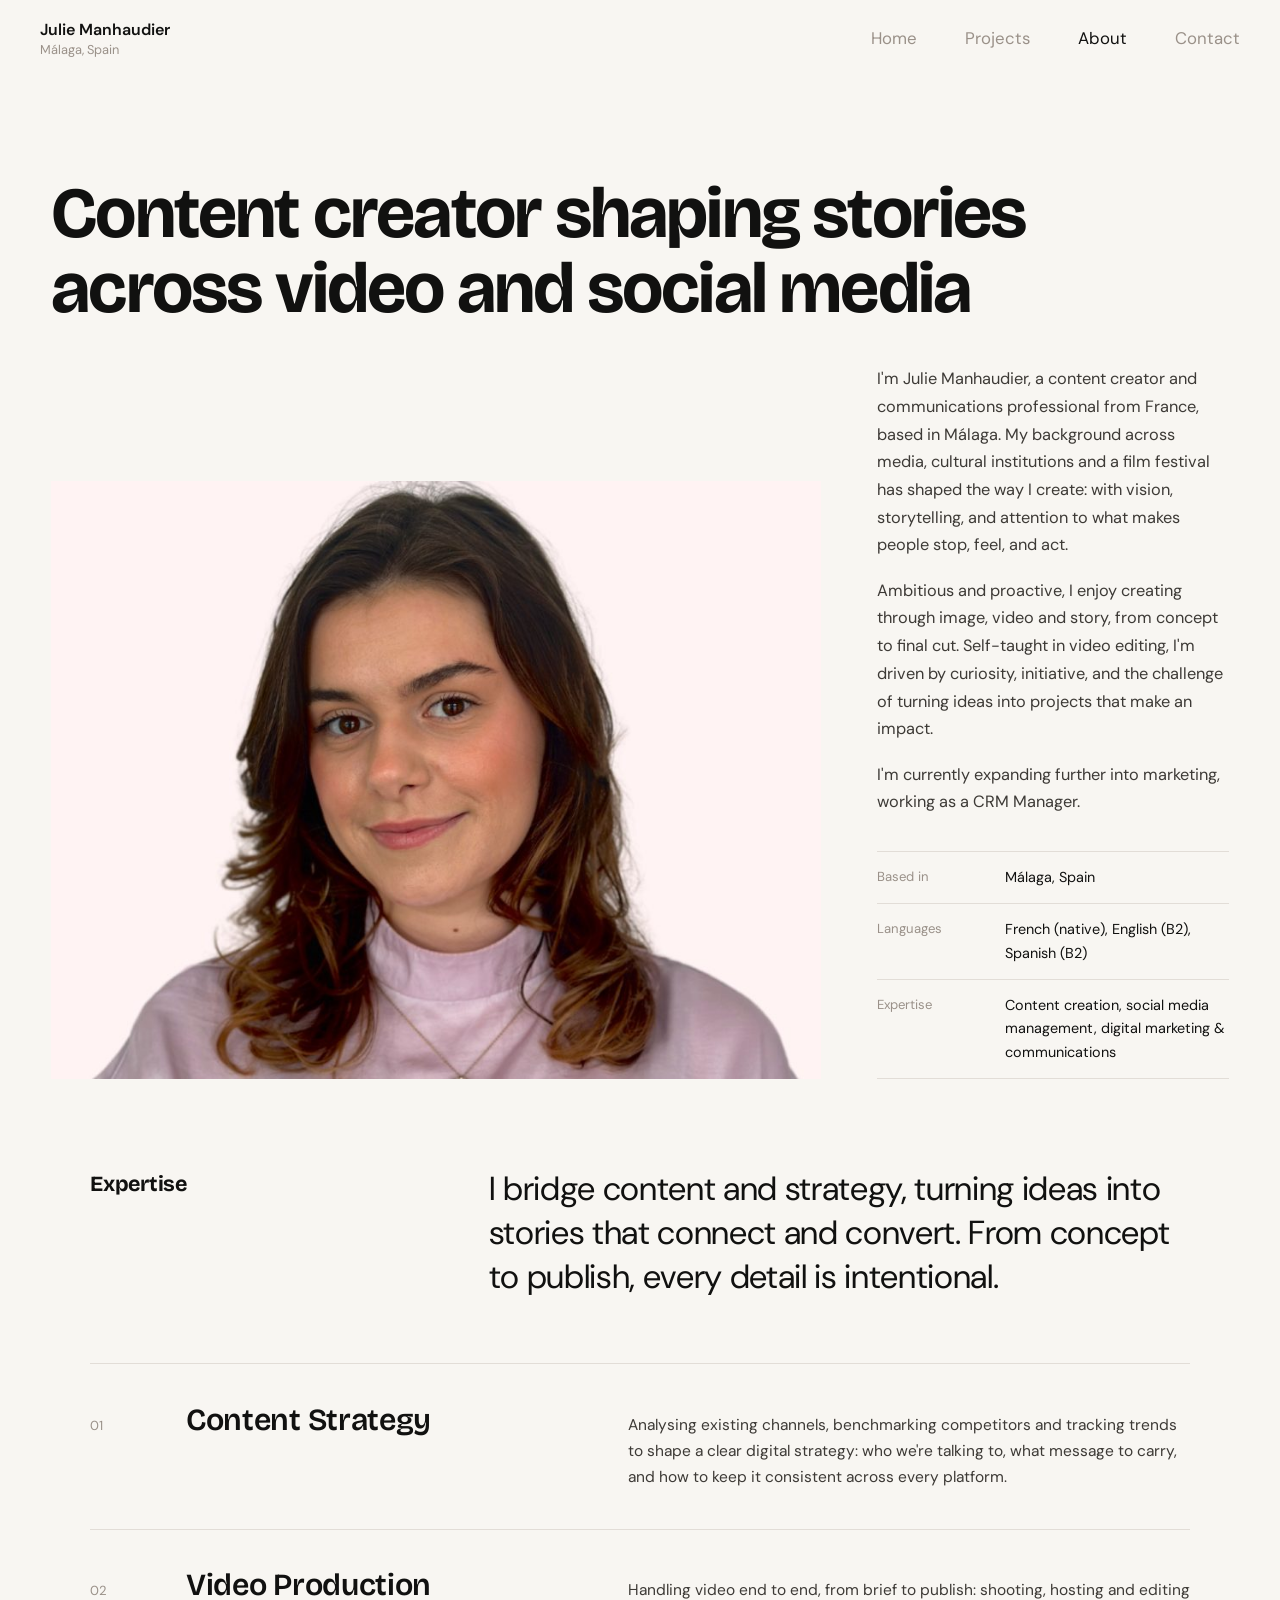
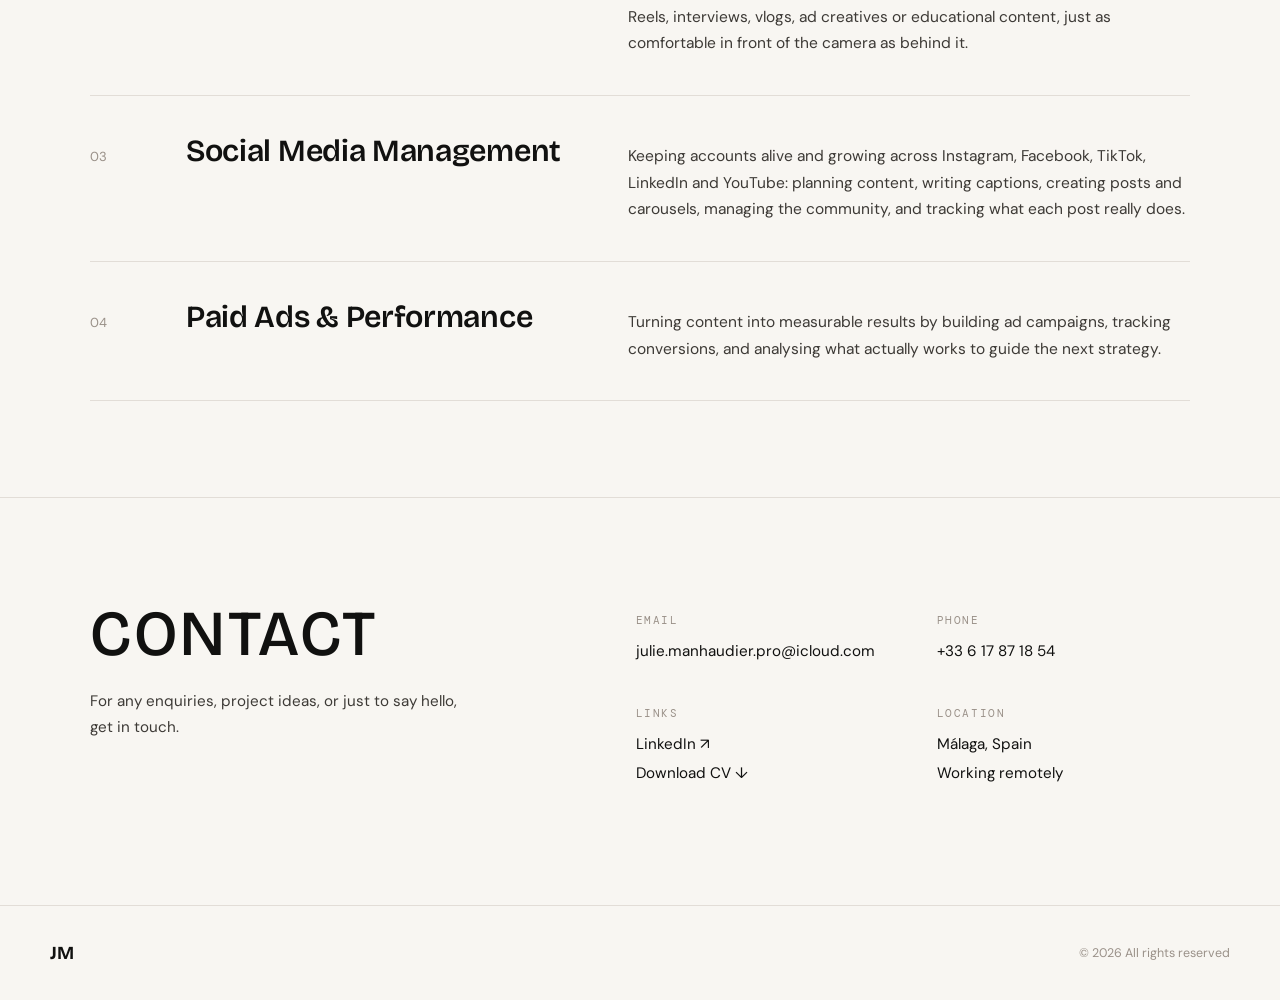
<file: about.html>
<!DOCTYPE html>
<html lang="en">
<head>
  <meta charset="UTF-8" />
  <meta name="viewport" content="width=device-width, initial-scale=1.0" />
  <title>About | Julie Manhaudier</title>
  <meta name="description" content="Julie Manhaudier — About." />
  <link rel="icon" href="Media/favicon.png" type="image/png" />
  <link rel="stylesheet" href="style.css" />
  <link rel="preconnect" href="https://fonts.googleapis.com" />
  <link rel="preconnect" href="https://fonts.gstatic.com" crossorigin />
  <link href="https://fonts.googleapis.com/css2?family=Playfair+Display:ital,wght@0,700;0,900;1,700&family=DM+Sans:ital,wght@0,300;0,400;0,500;0,600;1,400&family=DM+Mono:wght@400;500&family=Bricolage+Grotesque:opsz,wght@12..96,400..800&display=swap" rel="stylesheet" />
</head>
<body class="is-loading">

  <!-- ── CUSTOM CURSOR ── -->
  <div class="cursor-dot"></div>
  <div class="cursor-ring"></div>

  <!-- ── LOADER ── -->
  <div class="loader" id="loader">
    <div class="loader-inner">
      <p class="loader-name">Julie Manhaudier</p>
      <div class="loader-bar"><div class="loader-fill" id="loader-fill"></div></div>
    </div>
  </div>

  <!-- ── NAV ── -->
  <nav id="navbar">
    <a href="index.html" class="nav-logo">Julie Manhaudier<span class="nav-logo-location">Málaga, Spain</span></a>
    <ul class="nav-links" id="nav-links">
      <li><a href="index.html">Home</a></li>
      <li><a href="projects.html">Projects</a></li>
      <li><a href="about.html" class="active">About</a></li>
      <li><a href="#contact">Contact</a></li>
    </ul>
    <button class="burger" id="burger" aria-label="Menu">
      <span></span><span></span><span></span>
    </button>
    <!-- Compact pill — visible when scrolling down -->
    <div class="nav-pill">

      <ul class="pill-links">
        <li><a href="index.html">Home</a></li>
        <li><a href="projects.html">Projects</a></li>
        <li><a href="about.html" class="active">About</a></li>
        <li><a href="#contact">Contact</a></li>
      </ul>
    </div>
  </nav>


  <!-- ── ABOUT — editorial ── -->
  <section id="about" class="about-hero">
    <div class="container">
      <h1 class="about-headline reveal-up">Content creator shaping stories across video and social media</h1>
    </div>
  </section>

  <section class="about-feature">
    <div class="container">
      <div class="about-feature-grid">
        <div class="about-photo reveal-up">
          <img id="aboutPhoto" src="Media/1.jpg" alt="Julie Manhaudier" loading="lazy" decoding="async" />
        </div>
        <div class="about-bio reveal-up">
          <p>I'm Julie Manhaudier, a content creator and communications professional from France, based in Málaga. My background across media, cultural institutions and a film festival has shaped the way I create: with vision, storytelling, and attention to what makes people stop, feel, and act.</p>
          <p>Ambitious and proactive, I enjoy creating through image, video and story, from concept to final cut. Self-taught in video editing, I'm driven by curiosity, initiative, and the challenge of turning ideas into projects that make an impact.</p>
          <p>I'm currently expanding further into marketing, working as a CRM Manager.</p>
          <dl class="about-facts">
            <div><dt>Based in</dt><dd>Málaga, Spain</dd></div>
            <div><dt>Languages</dt><dd>French (native), English (B2), Spanish (B2)</dd></div>
            <div><dt>Expertise</dt><dd>Content creation, social media management, digital marketing &amp; communications</dd></div>
          </dl>
        </div>
      </div>
    </div>
  </section>

  <!-- ── EXPERTISE — editorial rows ── -->
  <section id="expertise" class="about-expertise">
    <div class="container">
      <div class="expertise-head reveal-up">
        <span class="about-eyebrow">Expertise</span>
        <p class="expertise-statement">I bridge content and strategy, turning ideas into stories that connect and convert. From concept to publish, every detail is intentional.</p>
      </div>
      <div class="expertise-rows">
        <div class="expertise-row reveal-up">
          <span class="expertise-num">01</span>
          <h3>Content Strategy</h3>
          <p>Analysing existing channels, benchmarking competitors and tracking trends to shape a clear digital strategy: who we're talking to, what message to carry, and how to keep it consistent across every platform.</p>
        </div>
        <div class="expertise-row reveal-up">
          <span class="expertise-num">02</span>
          <h3>Video Production</h3>
          <p>Handling video end to end, from brief to publish: shooting, hosting and editing Reels, interviews, vlogs, ad creatives or educational content, just as comfortable in front of the camera as behind it.</p>
        </div>
        <div class="expertise-row reveal-up">
          <span class="expertise-num">03</span>
          <h3>Social Media Management</h3>
          <p>Keeping accounts alive and growing across Instagram, Facebook, TikTok, LinkedIn and YouTube: planning content, writing captions, creating posts and carousels, managing the community, and tracking what each post really does.</p>
        </div>
        <div class="expertise-row reveal-up">
          <span class="expertise-num">04</span>
          <h3>Paid Ads &amp; Performance</h3>
          <p>Turning content into measurable results by building ad campaigns, tracking conversions, and analysing what actually works to guide the next strategy.</p>
        </div>
      </div>
    </div>
  </section>

  <!-- ── CONTACT ── -->
  <section id="contact" class="section-contact">
    <div class="container">
      <div class="contact-grid">
        <div class="contact-left">
          <h2 class="contact-title reveal-up">Contact</h2>
          <p class="contact-sub reveal-up">For any enquiries, project ideas, or just to say hello, get in touch.</p>
        </div>
        <div class="contact-info reveal-up">
          <div class="contact-block">
            <span class="contact-label">Email</span>
            <a href="mailto:julie.manhaudier.pro@icloud.com">julie.manhaudier.pro@icloud.com</a>
          </div>
          <div class="contact-block">
            <span class="contact-label">Phone</span>
            <a href="tel:+33617871854">+33 6 17 87 18 54</a>
          </div>
          <div class="contact-block">
            <span class="contact-label">Links</span>
            <a href="https://www.linkedin.com/in/juliemanhaudier" target="_blank" rel="noopener">LinkedIn ↗</a>
            <a href="resume_julie_manhaudier.pdf" download>Download CV ↓</a>
          </div>
          <div class="contact-block">
            <span class="contact-label">Location</span>
            <span>Málaga, Spain</span>
            <span>Working remotely</span>
          </div>
        </div>
      </div>
    </div>
  </section>

  <!-- ── FOOTER ── -->
  <footer>
    <div class="footer-inner">
      <span class="nav-logo">JM</span>
      <p>© 2026 All rights reserved</p>
    </div>
  </footer>

  <script src="script.js"></script>
  <script>
    /* ── About photo slideshow ── */
    (function () {
      var img = document.getElementById('aboutPhoto');
      if (!img) return;
      var shots = [
        'Media/1.jpg', 'Media/3.jpg', 'Media/6.jpg', 'Media/5.jpg'
      ];
      shots.forEach(function (s) { var p = new Image(); p.src = s; }); // preload
      var i = 0;
      setInterval(function () {
        i = (i + 1) % shots.length;
        img.style.opacity = '0';
        setTimeout(function () { img.src = shots[i]; img.style.opacity = '1'; }, 450);
      }, 3200);
    })();
  </script>
</body>
</html>
</file>
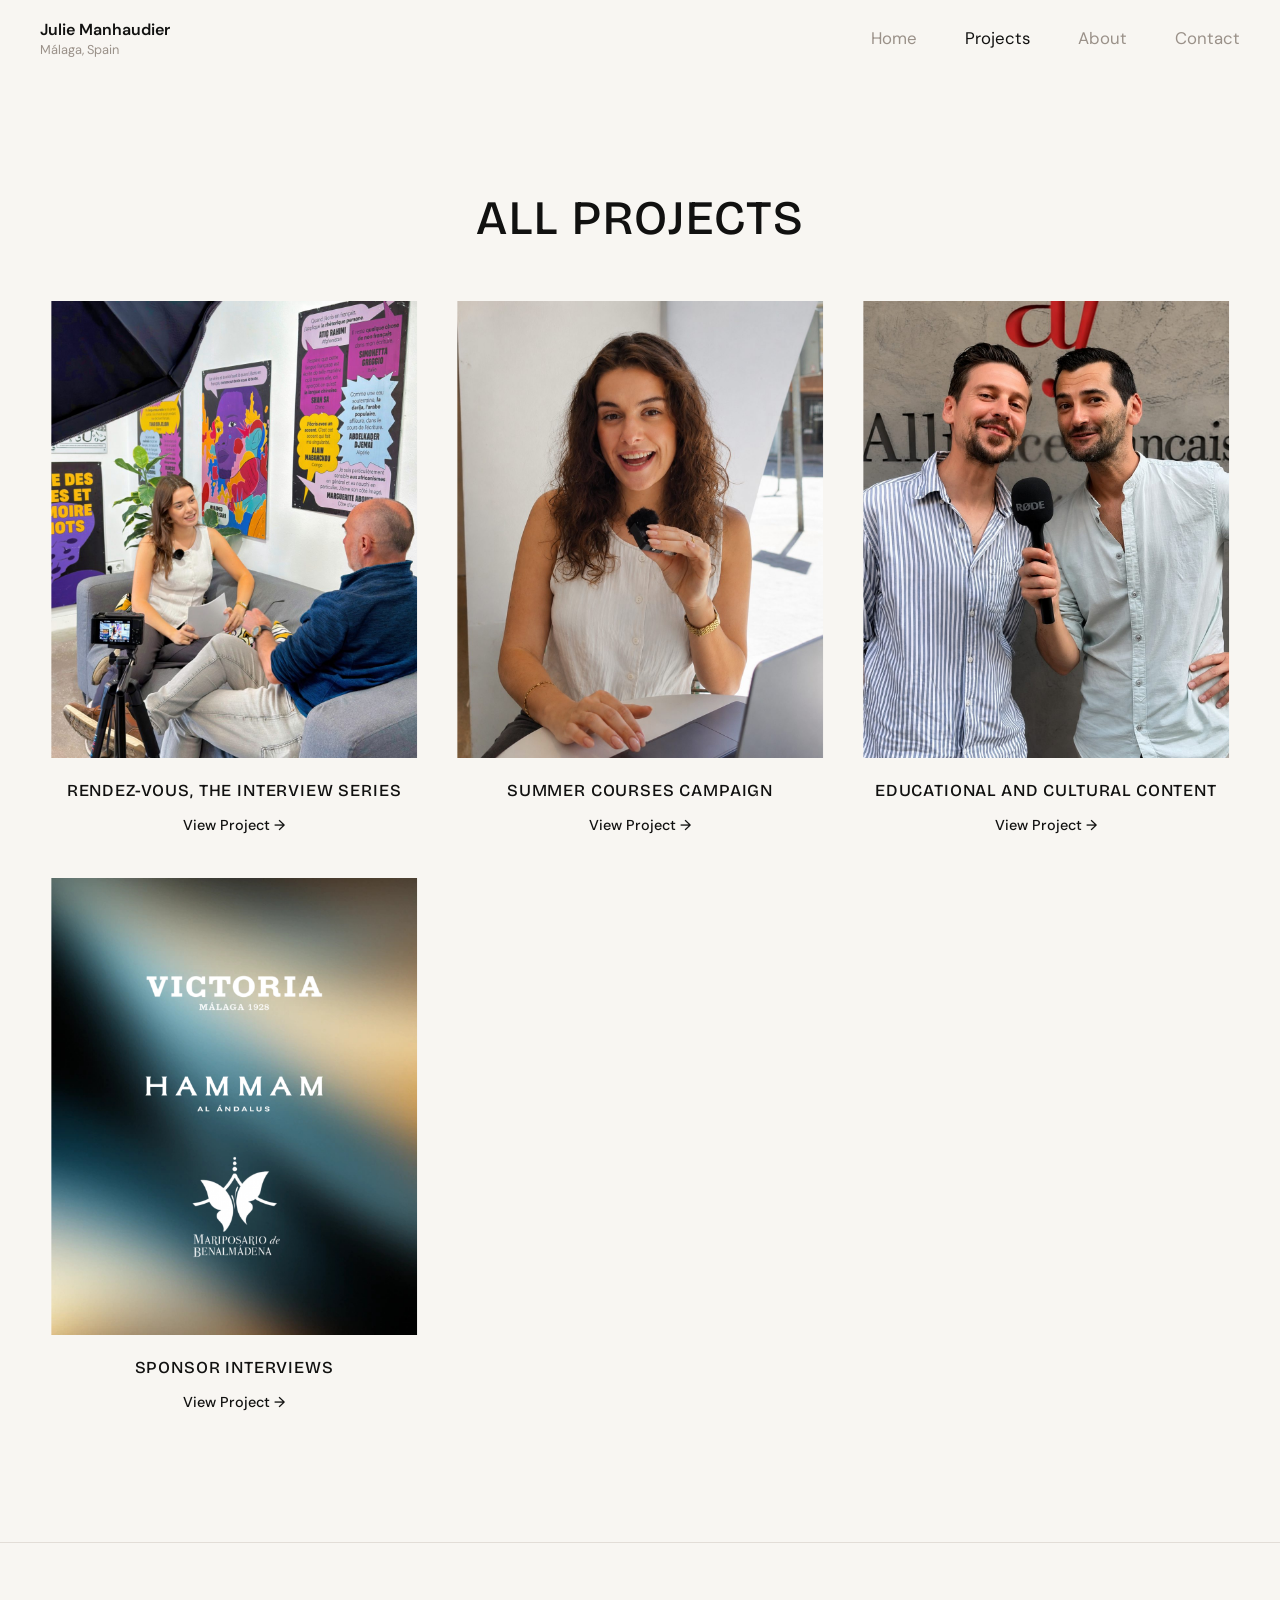
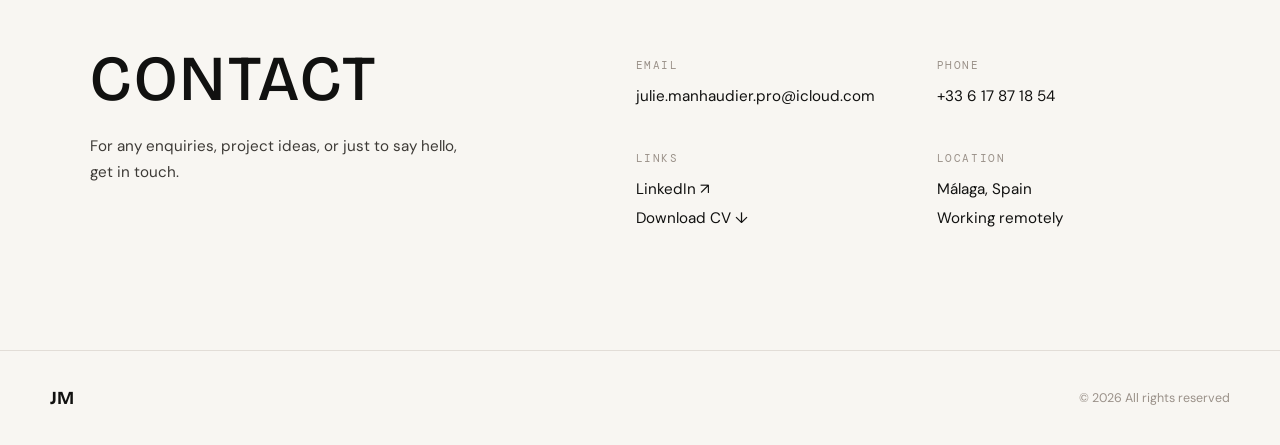
<file: projects.html>
<!DOCTYPE html>
<html lang="en">
<head>
  <meta charset="UTF-8" />
  <meta name="viewport" content="width=device-width, initial-scale=1.0" />
  <title>Projects | Julie Manhaudier</title>
  <meta name="description" content="Julie Manhaudier — All projects." />
  <link rel="icon" href="Media/favicon.png" type="image/png" />
  <link rel="stylesheet" href="style.css" />
  <link rel="preconnect" href="https://fonts.googleapis.com" />
  <link rel="preconnect" href="https://fonts.gstatic.com" crossorigin />
  <link href="https://fonts.googleapis.com/css2?family=Playfair+Display:ital,wght@0,700;0,900;1,700&family=DM+Sans:ital,wght@0,300;0,400;0,500;0,600;1,400&family=DM+Mono:wght@400;500&family=Bricolage+Grotesque:opsz,wght@12..96,400..800&display=swap" rel="stylesheet" />
</head>
<body class="is-loading">

  <!-- ── CUSTOM CURSOR ── -->
  <div class="cursor-dot"></div>
  <div class="cursor-ring"></div>

  <!-- ── LOADER ── -->
  <div class="loader" id="loader">
    <div class="loader-inner">
      <p class="loader-name">Julie Manhaudier</p>
      <div class="loader-bar"><div class="loader-fill" id="loader-fill"></div></div>
    </div>
  </div>

  <!-- ── NAV ── -->
  <nav id="navbar">
    <a href="index.html" class="nav-logo">Julie Manhaudier<span class="nav-logo-location">Málaga, Spain</span></a>
    <ul class="nav-links" id="nav-links">
      <li><a href="index.html">Home</a></li>
      <li><a href="projects.html" class="active">Projects</a></li>
      <li><a href="about.html">About</a></li>
      <li><a href="#contact">Contact</a></li>
    </ul>
    <button class="burger" id="burger" aria-label="Menu">
      <span></span><span></span><span></span>
    </button>
    <!-- Compact pill — visible when scrolling down -->
    <div class="nav-pill">

      <ul class="pill-links">
        <li><a href="index.html">Home</a></li>
        <li><a href="projects.html" class="active">Projects</a></li>
        <li><a href="about.html">About</a></li>
        <li><a href="#contact">Contact</a></li>
      </ul>
    </div>
  </nav>


  <!-- ── PROJECTS ── -->
  <section id="all-projects" class="section-light" style="padding-top: calc(4rem + 8rem);">
    <div class="container">
      <h2 class="featured-heading reveal-up">All Projects</h2>

      <div class="project-grid" id="allProjectGrid"></div>
    </div>
  </section>

  <!-- ── CONTACT ── -->
  <section id="contact" class="section-contact">
    <div class="container">
      <div class="contact-grid">
        <div class="contact-left">
          <h2 class="contact-title reveal-up">Contact</h2>
          <p class="contact-sub reveal-up">For any enquiries, project ideas, or just to say hello, get in touch.</p>
        </div>
        <div class="contact-info reveal-up">
          <div class="contact-block">
            <span class="contact-label">Email</span>
            <a href="mailto:julie.manhaudier.pro@icloud.com">julie.manhaudier.pro@icloud.com</a>
          </div>
          <div class="contact-block">
            <span class="contact-label">Phone</span>
            <a href="tel:+33617871854">+33 6 17 87 18 54</a>
          </div>
          <div class="contact-block">
            <span class="contact-label">Links</span>
            <a href="https://www.linkedin.com/in/juliemanhaudier" target="_blank" rel="noopener">LinkedIn ↗</a>
            <a href="resume_julie_manhaudier.pdf" download>Download CV ↓</a>
          </div>
          <div class="contact-block">
            <span class="contact-label">Location</span>
            <span>Málaga, Spain</span>
            <span>Working remotely</span>
          </div>
        </div>
      </div>
    </div>
  </section>

  <!-- ── FOOTER ── -->
  <footer>
    <div class="footer-inner">
      <span class="nav-logo">JM</span>
      <p>© 2026 All rights reserved</p>
    </div>
  </footer>

  <script src="projects-data.js?v=3"></script>
  <script>renderProjectCards('allProjectGrid', { featuredOnly: false });</script>
  <script src="script.js"></script>
</body>
</html>
</file>
<file: style.css>
/* ════════════════════════════════════════
   JULIE MANHAUDIER — PORTFOLIO CSS
   ════════════════════════════════════════ */

/* ── FONTS ── */
@font-face {
  font-family: 'Helvetica Compressed';
  src: url('Police/helvetica/helvetica-compressed-5871d14b6903a.otf') format('opentype');
  font-weight: normal;
  font-style: normal;
  font-display: swap;
}

/* ── TOKENS ── */
:root {
  --bg:        #F8F6F2;
  --bg-cream:  #F2EDE6;
  --ink:       #111110;
  --ink2:      #3D3A36;
  --muted:     #9A9189;
  --accent:    #111110;
  --accent2:   #3D3A36;
  --white:     #FFFFFF;
  --dark:      #111110;
  --border:    #E2DDD7;
  --serif:     'Playfair Display', Georgia, serif;
  --display:   'Bricolage Grotesque', 'Archivo', var(--sans);
  --sans:      'DM Sans', system-ui, sans-serif;
  --mono:      'DM Mono', monospace;
  --ease-out:  cubic-bezier(0.16, 1, 0.3, 1);
  --ease-in-out: cubic-bezier(0.83, 0, 0.17, 1);
}

/* ── RESET ── */
*, *::before, *::after { box-sizing: border-box; margin: 0; padding: 0; }
html { scroll-behavior: smooth; }
body {
  background: var(--bg);
  color: var(--ink);
  font-family: var(--sans);
  font-size: 16px;
  line-height: 1.65;
  -webkit-font-smoothing: antialiased;
  overflow-x: hidden;
}
body.is-loading { overflow: hidden; }
a { color: inherit; text-decoration: none; }
em { font-style: italic; color: var(--accent); }
strong { font-weight: 600; }

.container { max-width: 1180px; margin: 0 auto; padding: 0 2.5rem; }

/* ── NOISE TEXTURE ── */
.noise {
  position: absolute; inset: 0;
  background-image: url("data:image/svg+xml,%3Csvg viewBox='0 0 256 256' xmlns='http://www.w3.org/2000/svg'%3E%3Cfilter id='noise'%3E%3CfeTurbulence type='fractalNoise' baseFrequency='0.9' numOctaves='4' stitchTiles='stitch'/%3E%3C/filter%3E%3Crect width='100%25' height='100%25' filter='url(%23noise)' opacity='0.04'/%3E%3C/svg%3E");
  pointer-events: none;
  z-index: 1;
  opacity: 0.5;
}

/* ════════════════════════
   LOADER
════════════════════════ */
.loader {
  position: fixed; inset: 0;
  background: var(--ink);
  display: flex; align-items: center; justify-content: center;
  z-index: 10000;
  transition: opacity .6s var(--ease-out), visibility .6s;
}
.loader.hidden { opacity: 0; visibility: hidden; }

.loader-inner { text-align: center; }
.loader-name {
  font-family: var(--serif);
  font-size: clamp(1.4rem, 3vw, 2rem);
  color: var(--white);
  margin-bottom: 1.5rem;
  letter-spacing: 0.04em;
}
.loader-bar {
  width: 200px; height: 2px;
  background: rgba(255,255,255,0.15);
  border-radius: 999px;
  overflow: hidden;
  margin: 0 auto;
}
.loader-fill {
  height: 100%;
  background: var(--white);
  width: 0%;
  transition: width .05s linear;
  border-radius: 999px;
}

/* ════════════════════════
   NAV
════════════════════════ */
#navbar {
  position: fixed; top: 0; left: 0; right: 0; z-index: 100;
  display: flex; align-items: center; justify-content: space-between;
  padding: 1.2rem 2.5rem;
  transition:
    background .5s var(--ease-out),
    border-color .5s,
    padding .5s var(--ease-out);
  border-bottom: 1px solid transparent;
}
#navbar.scrolled {
  background: rgba(248,246,242,0.0);
  border-bottom-color: transparent;
}

/* ── PILL — appears when scrolling down ── */
.nav-pill {
  position: absolute;
  left: 50%; top: 50%;
  transform: translate(-50%, -50%) scale(0.85);
  display: flex; align-items: center; gap: 0;
  background: rgba(20,20,20,0.82);
  backdrop-filter: blur(18px);
  border-radius: 999px;
  padding: 0.6rem 1.4rem;
  opacity: 0;
  pointer-events: none;
  white-space: nowrap;
  transition:
    opacity .45s var(--ease-out),
    transform .45s var(--ease-out);
  border: 1px solid rgba(255,255,255,0.08);
}
#navbar.compact .nav-pill {
  opacity: 1;
  pointer-events: auto;
  transform: translate(-50%, -50%) scale(1);
}
.nav-pill .pill-logo {
  font-family: var(--serif);
  font-size: 0.95rem; font-weight: 700;
  color: rgba(255,255,255,0.92);
  letter-spacing: -0.01em;
  padding-right: 1.1rem;
  margin-right: 1.1rem;
  border-right: 1px solid rgba(255,255,255,0.18);
}
.nav-pill .pill-links {
  display: flex; gap: 1.4rem; list-style: none; align-items: center;
}
.nav-pill .pill-links a {
  font-size: 0.82rem; font-weight: 500;
  color: rgba(255,255,255,0.75);
  transition: color .2s;
}
.nav-pill .pill-links a:hover { color: #fff; }
.nav-pill .pill-links .nav-cta {
  padding: 0.3rem 0.85rem !important;
  background: rgba(255,255,255,0.12) !important;
  color: rgba(255,255,255,0.92) !important;
  font-size: 0.82rem;
}
.nav-pill .pill-links .nav-cta:hover { background: var(--accent) !important; color: #fff !important; }

/* Normal logo & links fade out when compact */
.nav-logo {
  font-family: var(--serif);
  font-size: 1.15rem; font-weight: 900;
  color: var(--ink); letter-spacing: -0.02em;
  transition: opacity .4s var(--ease-out);
}
/* Navbar logo — name + location, Max Pratt style */
#navbar .nav-logo {
  font-family: var(--sans);
  font-size: 1rem;
  font-weight: 600;
  letter-spacing: 0;
  line-height: 1.35;
}
.nav-logo-location {
  display: block;
  font-size: .8rem;
  font-weight: 400;
  color: var(--muted);
}
#navbar.compact .nav-logo,
#navbar.compact .nav-links,
#navbar.compact .burger {
  opacity: 0;
  pointer-events: none;
}
.nav-links { display: flex; gap: 3rem; list-style: none; align-items: center; transition: gap .5s var(--ease-out); }
.nav-links a {
  font-family: var(--sans);
  font-size: 1.05rem; font-weight: 400;
  letter-spacing: 0;
  color: var(--muted);
  transition: color .25s;
}
.nav-links a:hover { color: var(--ink); }
.nav-links a.active { color: var(--ink); }

.burger { display: none; flex-direction: column; gap: 5px; background: none; border: none; padding: 4px; z-index: 110; }
.burger span { display: block; width: 22px; height: 2px; background: var(--ink); border-radius: 2px; transition: .3s; }
.burger.open span:nth-child(1) { transform: translateY(7px) rotate(45deg); }
.burger.open span:nth-child(2) { opacity: 0; }
.burger.open span:nth-child(3) { transform: translateY(-7px) rotate(-45deg); }

/* ════════════════════════
   TYPOGRAPHY ANIMATIONS
════════════════════════ */

/* Line reveal (used for headings) */
.line-wrap {
  display: block;
  overflow: hidden;
  padding-bottom: 0.12em;  /* room for descenders */
}
.line-inner {
  display: block;
  transform: translateY(110%);
  transition: transform 0.85s var(--ease-out);
  padding-top: 0.05em;     /* room for ascenders */
}
.line-inner.revealed { transform: translateY(0); }

/* Fade up reveal */
.reveal-up {
  opacity: 0;
  transform: translateY(30px);
  transition: opacity .7s var(--ease-out), transform .7s var(--ease-out);
}
.reveal-up.visible { opacity: 1; transform: translateY(0); }

.reveal-fade {
  opacity: 0;
  transition: opacity .8s var(--ease-out);
}
.reveal-fade.visible { opacity: 1; }

/* Display headings */
.display-heading {
  font-family: var(--serif);
  font-size: clamp(2.6rem, 5.5vw, 5rem);
  font-weight: 900;
  line-height: 1.0;
  letter-spacing: -0.02em;
  color: var(--ink);
  margin-bottom: 3rem;
}
.display-heading-light { color: var(--white); }
.display-heading-light em { color: rgba(255,255,255,0.55); }

/* Centered compressed heading (Featured Projects) */
.featured-heading {
  font-family: var(--display);
  font-size: clamp(2.2rem, 4vw, 3rem);
  font-weight: 500;
  line-height: 1.1;
  letter-spacing: 0.04em;
  text-transform: uppercase;
  color: var(--ink);
  text-align: center;
  margin-bottom: 3.5rem;
}

/* ════════════════════════
   HERO
════════════════════════ */
#hero {
  min-height: 92vh;
  display: grid;
  grid-template-columns: 1fr 1fr;
  align-items: center;
  gap: 3rem;
  padding: 9rem 2.5rem 2rem;
  max-width: 1180px;
  margin: 0 auto;
  position: relative;
}

.hero-name {
  font-family: var(--mono);
  font-size: 0.75rem;
  font-weight: 500;
  letter-spacing: 0.18em;
  text-transform: uppercase;
  color: var(--muted);
  margin-bottom: 1rem;
  opacity: 0;
  transition: opacity .8s .4s;
}
.hero-name.visible { opacity: 1; }

.hero-title {
  font-family: var(--serif);
  font-size: clamp(2.8rem, 5vw, 4.8rem);
  font-weight: 900;
  line-height: 1.08;
  letter-spacing: -0.03em;
  margin-bottom: 2.4rem;
}

.hero-sub {
  font-size: 1rem;
  color: var(--ink2);
  line-height: 1.75;
  margin-bottom: 2.2rem;
  max-width: 420px;
}
.hero-sub strong { color: var(--accent); }

.hero-actions { display: flex; gap: 0.75rem; flex-wrap: wrap; margin-bottom: 2rem; }

/* Typewriter cursor in title */
.h-cur {
  display: inline-block;
  font-style: normal;
  color: var(--accent);
  animation: blink .75s step-end infinite;
  font-weight: 400;
  margin-left: 1px;
}
.h-dot {
  font-style: normal;
  opacity: 0;
  transition: opacity .2s;
}
.h-dot.visible { opacity: 1; }
@keyframes blink { 0%,100%{opacity:1} 50%{opacity:0} }

.hero-available {
  display: inline-flex;
  align-items: center;
  gap: 0.5rem;
  font-size: 0.72rem;
  font-weight: 600;
  letter-spacing: 0.14em;
  text-transform: uppercase;
  color: var(--ink);
  margin-bottom: 0.4rem;
}

.hero-location {
  font-size: 0.82rem;
  color: var(--muted);
  margin-bottom: 0;
}
.avail-dot {
  width: 7px; height: 7px;
  border-radius: 50%;
  background: #22c55e;
  box-shadow: 0 0 0 0 rgba(34,197,94,0.4);
  animation: avail-pulse 2s infinite;
}
@keyframes avail-pulse {
  0%   { box-shadow: 0 0 0 0   rgba(34,197,94,0.4); }
  70%  { box-shadow: 0 0 0 8px rgba(34,197,94,0); }
  100% { box-shadow: 0 0 0 0   rgba(34,197,94,0); }
}

.hero-meta-row {
  display: flex; flex-wrap: wrap; align-items: center;
  gap: 0.4rem; font-size: 0.79rem; color: var(--muted);
}
.hero-meta-row .dot { opacity: 0.3; }

/* ── BUTTONS ── */
.btn {
  display: inline-flex; align-items: center; gap: 0.5rem;
  padding: 0.82rem 1.8rem;
  border-radius: 999px;
  font-size: 0.9rem; font-weight: 600;
  letter-spacing: 0.02em;
  transition: background .25s, color .25s, transform .25s, box-shadow .25s;
  border: none; position: relative; overflow: hidden;
}
.btn::before {
  content: ''; position: absolute; inset: 0;
  background: rgba(255,255,255,0.12);
  opacity: 0; transition: opacity .2s;
}
.btn:hover::before { opacity: 1; }

.btn-dark    { background: var(--ink); color: var(--white); }
.btn-dark:hover { background: #33302C; box-shadow: 0 8px 24px rgba(17,17,16,.18); }
.btn-ghost   { border: 1.5px solid var(--border); color: var(--ink2); background: transparent; }
.btn-ghost:hover { border-color: var(--ink); color: var(--ink); }
.btn-light   { background: var(--white); color: var(--ink); }
.btn-light:hover { background: var(--ink); color: var(--white); box-shadow: 0 8px 24px rgba(17,17,16,.18); }
.btn-ghost-light { border: 1.5px solid rgba(255,255,255,0.22); color: rgba(255,255,255,0.8); background: transparent; }
.btn-ghost-light:hover { border-color: var(--white); color: var(--white); }

/* Magnetic button */
.magnetic { transition: transform .3s var(--ease-out), background .25s, color .25s, box-shadow .25s; }

/* ════════════════════════
   PHONE MOCKUP
════════════════════════ */
.hero-right { display: flex; justify-content: center; align-items: center; }

.phone-scene {
  position: relative;
  width: 270px;
  perspective: 800px;
  transform-style: preserve-3d;
}

.phone-glow {
  position: absolute;
  width: 200px; height: 200px;
  background: radial-gradient(circle, rgba(17,17,16,0.10) 0%, transparent 70%);
  top: 50%; left: 50%;
  transform: translate(-50%, -50%);
  pointer-events: none;
  filter: blur(20px);
}

.phone {
  width: 270px; height: 550px;
  background: #0f0f0f;
  border-radius: 48px;
  padding: 7px;
  border: 1.5px solid rgba(255,255,255,0.08);
  box-shadow:
    0 0 0 1px rgba(0,0,0,0.3),
    0 30px 60px rgba(13,13,13,0.3),
    0 60px 120px rgba(13,13,13,0.18),
    0 4px 12px rgba(13,13,13,0.12),
    inset 0 1px 0 rgba(255,255,255,0.1);
  position: relative;
  animation: phoneBob 6s var(--ease-in-out) infinite;
}

@keyframes phoneBob {
  0%,100% { transform: translateY(0) rotate(-1.2deg); }
  50%     { transform: translateY(-16px) rotate(1.2deg); }
}

.phone-notch {
  width: 72px; height: 18px;
  background: #0f0f0f;
  border-radius: 10px;
  position: absolute;
  top: 7px; left: 50%; transform: translateX(-50%);
  z-index: 2;
}
.phone-screen {
  width: 100%; height: 100%;
  background: #000;
  border-radius: 42px;
  overflow: hidden;
}
.phone-video {
  width: 100%; height: 100%;
  object-fit: cover;
  border-radius: 42px;
  display: block;
}

/* ── FLOATING BADGES ── */
.float-badge {
  position: absolute;
  background: rgba(255,255,255,0.95);
  backdrop-filter: blur(10px);
  border: 1px solid rgba(255,255,255,0.6);
  border-radius: 999px;
  padding: 0.5rem 1.1rem;
  font-size: 0.76rem; font-weight: 600;
  color: var(--ink);
  box-shadow: 0 6px 20px rgba(13,13,13,0.1), 0 1px 3px rgba(13,13,13,0.06);
  white-space: nowrap;
  user-select: none;
  transition: box-shadow .25s, border-color .25s, transform .25s;
}
.float-badge {
  transition:
    transform 0.4s var(--ease-out),
    box-shadow 0.3s,
    border-color 0.3s;
}

/* Right side */
.float-1 { top: 80px;    right: -145px; animation: fA 4.5s ease-in-out infinite; }
.float-2 { bottom: 100px; right: -135px; animation: fB 4.5s ease-in-out infinite .8s; }
/* Left side */
.float-3 { top: 60px;    left: -150px; animation: fB 4.5s ease-in-out infinite .4s; }
.float-4 { bottom: 80px;  left: -140px; animation: fA 4.5s ease-in-out infinite 1.2s; }

@keyframes fA { 0%,100%{transform:translateY(0)} 50%{transform:translateY(-10px)} }
@keyframes fB { 0%,100%{transform:translateY(0)} 50%{transform:translateY(10px)} }
@keyframes fC { 0%,100%{transform:translateY(-50%) translateX(0)} 50%{transform:translateY(calc(-50% - 8px)) translateX(4px)} }

/* ════════════════════════
   STATS BAR
════════════════════════ */
.stats-bar {
  background: var(--bg);
  border-top: 1px solid var(--border);
  border-bottom: 1px solid var(--border);
  padding: 2.2rem 0;
  overflow: hidden;
}
.stats-track {
  display: flex; align-items: flex-start;
  gap: 4rem;
  width: max-content;
  animation: marquee 60s linear infinite;
}
/* The track holds two identical copies of the stats. A seamless loop needs a
   shift of one copy's width, which is 50% plus half the 4rem gap that sits
   between the two copies — hence the extra 2rem. */
@keyframes marquee {
  from { transform: translateX(0); }
  to   { transform: translateX(calc(-50% - 2rem)); }
}
.stats-bar:hover .stats-track { animation-play-state: paused; }
.stat-item { display: flex; flex-direction: column; align-items: center; text-align: center; }
.stat-num {
  font-family: var(--serif);
  font-size: clamp(2.4rem, 4vw, 3.4rem);
  font-weight: 900;
  color: var(--ink); line-height: 1;
}
.stat-lbl { font-size: 0.78rem; color: var(--ink2); margin-top: .6rem; white-space: nowrap; }
.stat-lbl em { font-style: normal; color: var(--accent); }
.stat-co  {
  font-size: 0.68rem;
  font-family: var(--mono);
  text-transform: uppercase;
  color: var(--muted);
  margin-top: .45rem;
  letter-spacing: 0.08em;
}
.stat-div { width: 1px; height: 72px; background: var(--border); flex-shrink: 0; align-self: center; }

/* ════════════════════════
   SECTIONS BACKGROUNDS
════════════════════════ */
.section-light  { padding: 8rem 0; background: var(--bg); }
#featured-projects.section-light { padding-top: 5.5rem; }

/* ════════════════════════
   ABOUT
════════════════════════ */
/* ── ABOUT — editorial ── */
.about-hero { padding: calc(6rem + 5rem) 0 2.5rem; }
.about-eyebrow {
  display: inline-block;
  font-family: var(--display);
  font-size: 1.35rem;
  font-weight: 700;
  letter-spacing: -0.01em;
  color: var(--ink);
}
.about-headline {
  font-family: var(--display);
  font-size: clamp(2.1rem, 5.6vw, 4.8rem);
  font-weight: 700;
  line-height: 1.04;
  letter-spacing: -0.025em;
  color: var(--ink);
  max-width: 26ch;
}

/* About hero + feature share a wide container so the headline aligns with the image's left edge */
.about-hero > .container,
.about-feature > .container {
  max-width: min(92vw, 1500px);
  padding-left: 0;
  padding-right: 0;
}
.about-feature { padding: 0 0 3rem; }
.about-feature-grid {
  display: grid;
  grid-template-columns: 1.75fr 0.8fr;
  gap: 3.5rem;
  align-items: end;
  width: 100%;
}
.about-photo img {
  width: 100%;
  aspect-ratio: 9 / 7;
  object-fit: cover;
  object-position: center;
  display: block;
  transition: opacity .45s var(--ease-out);
}
.about-bio p {
  font-size: 1.02rem;
  color: var(--ink2);
  line-height: 1.7;
  margin-bottom: 1.1rem;
}
.about-facts {
  margin-top: 2.2rem;
  border-top: 1px solid var(--border);
}
.about-facts > div {
  display: flex;
  gap: 1.5rem;
  padding: .85rem 0;
  border-bottom: 1px solid var(--border);
}
.about-facts dt {
  flex: 0 0 6.5rem;
  font-size: .82rem;
  color: var(--muted);
}
.about-facts dd { font-size: .9rem; color: var(--ink); }

/* ── EXPERTISE — editorial rows ── */
.about-expertise { padding: 2.5rem 0 6rem; }
.expertise-head {
  display: grid;
  grid-template-columns: 1fr 2fr;
  gap: 3rem;
  margin-bottom: 4rem;
}
.expertise-statement {
  font-size: clamp(1.35rem, 2.6vw, 2.1rem);
  font-weight: 400;
  line-height: 1.32;
  letter-spacing: -0.01em;
  color: var(--ink);
  max-width: 30ch;
}
.expertise-rows { border-bottom: 1px solid var(--border); }
.expertise-row {
  display: grid;
  grid-template-columns: 3.5rem 1fr 1.4fr;
  gap: 2.5rem;
  padding: 2.4rem 0;
  border-top: 1px solid var(--border);
  align-items: baseline;
  transition: padding-left .3s var(--ease-out);
}
.expertise-row:hover { padding-left: .6rem; }
.expertise-num {
  font-size: .82rem;
  color: var(--muted);
}
.expertise-row h3 {
  font-family: var(--display);
  font-size: clamp(1.4rem, 2.4vw, 2rem);
  font-weight: 600;
  letter-spacing: -0.01em;
  line-height: 1.1;
  color: var(--ink);
}
.expertise-row > p { font-size: 0.97rem; color: var(--ink2); line-height: 1.7; }
@media (max-width: 820px) {
  .about-feature-grid { grid-template-columns: 1fr; gap: 2.5rem; align-items: start; }
  .expertise-head { grid-template-columns: 1fr; gap: 1.4rem; margin-bottom: 2.5rem; }
  .expertise-row { grid-template-columns: 2.5rem 1fr; gap: 1rem 1.2rem; }
  .expertise-row > p { grid-column: 2 / 3; }
}
/* ════════════════════════
   PROJECTS
════════════════════════ */

/* ── PROJECT GRID — 4:5 image cards, breaks out of the container for bigger covers ── */
.project-grid {
  display: grid;
  grid-template-columns: repeat(3, 1fr);
  gap: 2.5rem;
  width: min(92vw, 1500px);
  position: relative;
  left: 50%;
  transform: translateX(-50%);
}

.project-card { display: block; }

.project-card-media {
  aspect-ratio: 4 / 5;
  overflow: hidden;
  background: #0d0d0d;
}
.project-card-media img {
  width: 100%; height: 100%;
  object-fit: cover;
  display: block;
  transition: transform .5s var(--ease-out);
}
.project-card:hover .project-card-media img { transform: scale(1.04); }

.project-card-title {
  display: block;
  font-family: var(--display);
  font-size: 1.05rem;
  font-weight: 500;
  letter-spacing: .05em;
  text-transform: uppercase;
  text-align: center;
  color: var(--ink);
  margin-top: 1.2rem;
}

.project-card-link {
  display: block;
  text-align: center;
  font-size: .9rem;
  font-weight: 500;
  color: var(--ink);
  margin-top: .55rem;
  transition: opacity .2s;
}
.project-card:hover .project-card-link { opacity: .7; }

.projects-more { display: flex; justify-content: center; margin-top: 3rem; }
/* Square-cornered buttons */
.projects-more .btn,
.hero-actions .btn { border-radius: 0; padding: 1rem 2.4rem; }

/* ════════════════════════
   CONTACT
════════════════════════ */
.section-contact {
  padding: 6.5rem 0 7.5rem;
  background: var(--bg);
  border-top: 1px solid var(--border);
}
.contact-grid {
  display: grid;
  grid-template-columns: 1fr 1.15fr;
  gap: 4rem;
  align-items: start;
}
.contact-title {
  font-family: var(--display);
  font-size: clamp(2.6rem, 5vw, 4rem);
  font-weight: 500;
  line-height: 1;
  letter-spacing: 0.04em;
  text-transform: uppercase;
  color: var(--ink);
  margin-bottom: 1.4rem;
}
.contact-sub {
  font-size: .95rem; color: var(--ink2);
  line-height: 1.7;
  max-width: 38ch;
}
.contact-info {
  display: grid;
  grid-template-columns: 1fr 1fr;
  gap: 2.6rem 3rem;
  padding-top: .6rem;
}
.contact-block { display: flex; flex-direction: column; gap: .4rem; align-items: flex-start; }
.contact-label {
  font-family: var(--mono);
  font-size: .68rem;
  letter-spacing: .14em;
  text-transform: uppercase;
  color: var(--muted);
  margin-bottom: .25rem;
}
.contact-block a,
.contact-block span:not(.contact-label) {
  font-size: .95rem;
  color: var(--ink);
  line-height: 1.5;
}
.contact-block a { transition: color .2s; }
.contact-block a:hover { text-decoration: underline; text-underline-offset: 4px; }

@media (max-width: 900px) {
  .contact-grid { grid-template-columns: 1fr; gap: 3rem; }
}
@media (max-width: 600px) {
  .contact-info { grid-template-columns: 1fr; gap: 2rem; }
}

/* ════════════════════════
   FOOTER
════════════════════════ */
footer {
  background: var(--bg);
  border-top: 1px solid var(--border);
  padding: 2rem 2.5rem;
}
.footer-inner {
  max-width: 1180px; margin: 0 auto;
  display: flex; align-items: center; justify-content: space-between;
}
footer .nav-logo { color: var(--ink); font-family: var(--display); font-weight: 700; letter-spacing: -0.01em; }
footer p { font-size: .78rem; color: var(--muted); }

/* ════════════════════════
   RESPONSIVE
════════════════════════ */
@media (max-width: 1100px) {
  .float-1 { right: -110px; }
  .float-2 { right: -100px; }
  .float-3 { left: -115px; }
  .float-4 { left: -105px; }
}

@media (max-width: 900px) {
  #hero { grid-template-columns: 1fr; text-align: center; padding-top: 7rem; gap: 3rem; }
  .hero-left { display: flex; flex-direction: column; align-items: center; }
  .hero-sub { max-width: 100%; }
  .hero-right { justify-content: center; }
  .float-badge { display: none; }
  .about-grid  { grid-template-columns: 1fr; gap: 3rem; }
  .about-right { justify-content: center; }
  .services-grid { grid-template-columns: 1fr; }
  .stat-item { text-align: center; }
  .project-grid { grid-template-columns: repeat(2, 1fr); }
  .polaroid-stack { margin: 0 auto; }
}

@media (max-width: 600px) {
  /* ── Nav ── */
  #navbar {
    padding: .85rem 1.25rem;
    background: var(--bg) !important;
    border-bottom: 1px solid var(--border) !important;
  }
  #navbar.compact .nav-logo,
  #navbar.compact .burger { opacity: 1; pointer-events: auto; }
  #navbar.compact { padding: .85rem 1.25rem; }
  .nav-pill { display: none !important; opacity: 0 !important; pointer-events: none !important; }
  .nav-links {
    display: none; position: fixed; inset: 0;
    background: var(--bg); flex-direction: column;
    align-items: center; justify-content: center; gap: 2.5rem; z-index: 100;
  }
  .nav-links.open { display: flex; }
  .nav-links a { font-size: 1.2rem; }
  .burger { display: flex; }
  .nav-logo { font-size: .82rem; }

  /* ── Layout ── */
  .container { padding: 0 1.25rem; }
  .section-light, .section-dark, .section-cream { padding: 3.5rem 0; }
  .display-heading { font-size: clamp(1.9rem, 7.5vw, 2.4rem); }

  /* ── Hero ── */
  #hero { padding-top: 5.5rem; gap: 2rem; }
  .hero-title { font-size: clamp(2.1rem, 8vw, 2.8rem); line-height: 1.1; }
  .phone-scene { width: 200px; }
  .phone { width: 200px; height: 410px; }
  .hero-actions { flex-direction: column; align-items: center; gap: .75rem; width: 100%; }
  .hero-actions .btn { width: 100%; max-width: 300px; text-align: center; justify-content: center; }
  .hero-meta-row { justify-content: center; }

  /* ── Stats ── */

  /* ── About — polaroid becomes horizontal scroll ── */
  .about-right {
    padding: 0;
    justify-content: flex-start;
    width: 100%;
    overflow: hidden;
  }
  .polaroid-stack {
    /* Switch from position:absolute stack to horizontal flex scroll */
    position: static !important;
    display: flex !important;
    flex-direction: row !important;
    width: 100% !important;
    height: auto !important;
    overflow-x: auto !important;
    overflow-y: visible !important;
    scroll-snap-type: x mandatory;
    -webkit-overflow-scrolling: touch;
    gap: 1rem;
    padding: 1rem 1.25rem 1.5rem;
    cursor: grab;
  }
  .polaroid-stack::-webkit-scrollbar { display: none; }
  .polaroid {
    /* Each card: fixed width, no absolute positioning */
    position: static !important;
    transform: none !important;
    width: 72vw !important;
    max-width: 260px;
    flex-shrink: 0;
    scroll-snap-align: center;
    z-index: auto !important;
  }
  /* Disable hint animation & fan on mobile */
  .polaroid.hint-animate { animation: none !important; }
  .polaroid-stack.fanned .polaroid { transform: none !important; }
  .polaroid-caption { opacity: 1 !important; }

  /* ── Projects ── */
  .project-grid { grid-template-columns: 1fr; gap: 1.5rem; }

  /* ── Services ── */
  .services-grid { grid-template-columns: 1fr; gap: 1rem; }
  .service-card { padding: 1.5rem; }

  /* ── Contact ── */
  .contact-links { flex-direction: column; align-items: center; }
  .contact-links .btn { width: 100%; max-width: 300px; text-align: center; justify-content: center; }
}

/* ════════════════════════
   CUSTOM CURSOR — inverted (mix-blend-mode: difference)
   White circles that invert whatever is underneath:
   they read black on the cream pages, white on the dark project pages.
════════════════════════ */
.cursor-dot {
  display: none; /* custom cursor disabled — native pointer restored */
  width: 8px; height: 8px;
  background: #fff;
  mix-blend-mode: difference;
  border-radius: 50%;
  position: fixed; top: 0; left: 0;
  transform: translate(-50%, -50%);
  transition: width .22s var(--ease-out), height .22s var(--ease-out);
  z-index: 9999;
  pointer-events: none;
}
.cursor-ring {
  display: none; /* custom cursor disabled — native pointer restored */
  width: 40px; height: 40px;
  border: 1.5px solid #fff;
  mix-blend-mode: difference;
  border-radius: 50%;
  position: fixed; top: 0; left: 0;
  transform: translate(-50%, -50%);
  opacity: 0.85;
  transition: width .32s var(--ease-out), height .32s var(--ease-out), opacity .32s;
  z-index: 9998;
  pointer-events: none;
}
body.cursor-hover .cursor-dot  { width: 13px; height: 13px; }
body.cursor-hover .cursor-ring { width: 64px; height: 64px; opacity: 0.55; }

/* Hide the native pointer only on real mouse devices */
@media (hover: hover) and (pointer: fine) {
  body { cursor: auto; }
  /* clickable things get the hand pointer */
  a, button, .btn, .project-card, .expertise-row { cursor: pointer; }
  /* keep the text/precision cursor where it matters */
  video, input, textarea, select { cursor: auto; }
}
/* Touch devices — no custom cursor at all */
@media (pointer: coarse), (hover: none) {
  .cursor-dot, .cursor-ring { display: none !important; }
  body { cursor: auto !important; }
}
</file>
